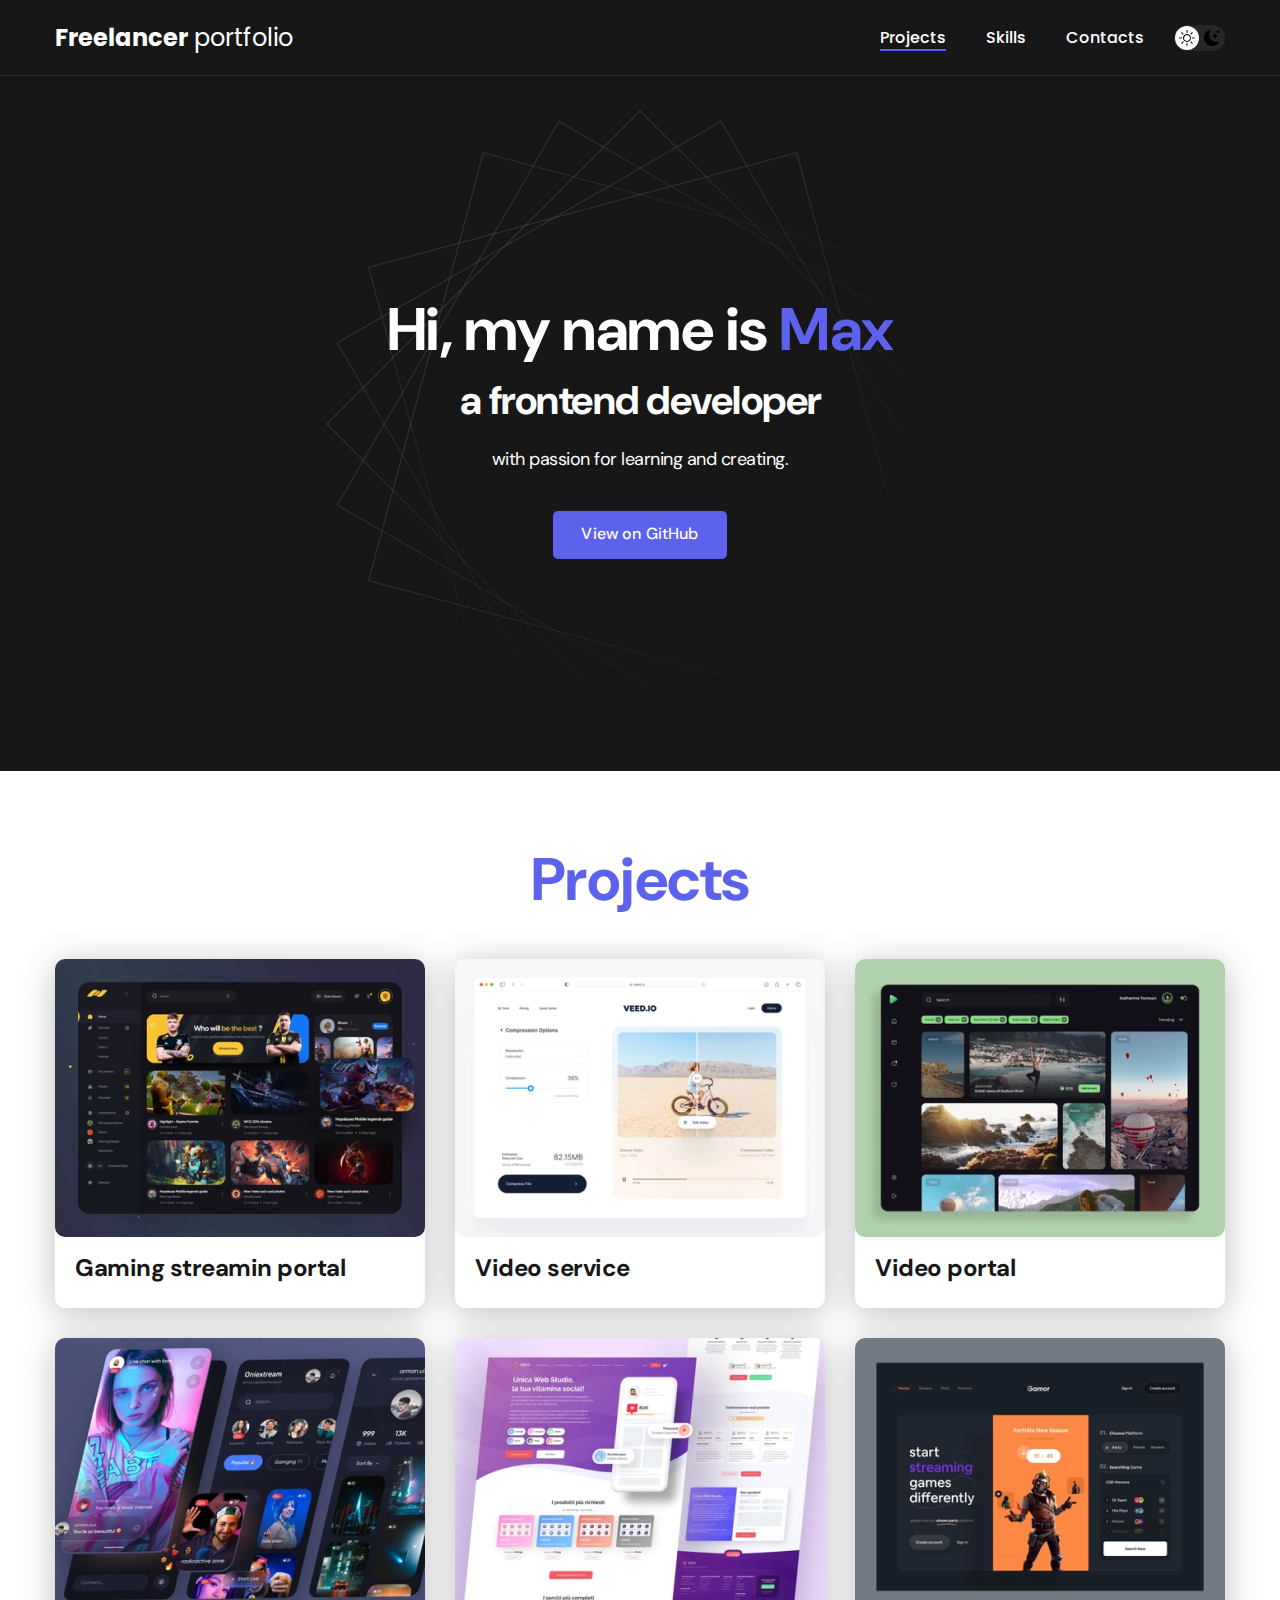
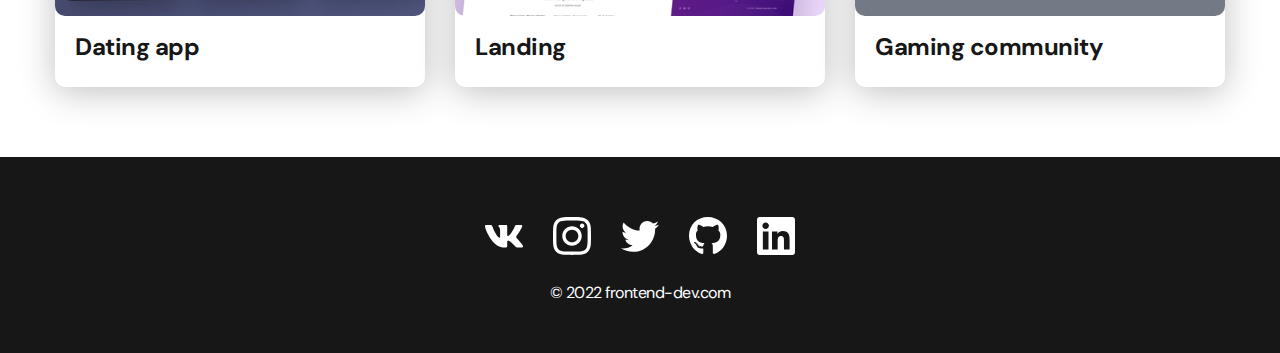
<file: index.html>
<!DOCTYPE html>
<html lang="en">
<head>
    <meta charset="UTF-8">
    <meta name="viewport" content="width=device-width, initial-scale=1.0">
    <title>Portfolio</title>
    <link rel="stylesheet" href="./css/main.css">
</head>
<body>
    <nav class="nav">
        <div class="container">
            <div class="nav-row">
                <a href="./index.html" class="logo"><strong>Freelancer</strong> portfolio</a>

                <button class="dark-mode-btn">
                    <img src="./img/icons/sun.svg" alt="Light mode" class="dark-mode-btn__icon">
                    <img src="./img/icons/moon.svg" alt="Dark mode" class="dark-mode-btn__icon">
                </button>

                <ul class="nav-list">
                    <li class="nav-list__item"><a href="./index.html" class="nav-list__link nav-list__link--active">Projects</a></li>
                    <li class="nav-list__item"><a href="./skills.html" class="nav-list__link">Skills</a></li>
                    <li class="nav-list__item"><a href="./contacts.html" class="nav-list__link">Contacts</a></li>
                </ul>
            </div>
        </div>
    </nav>

    <header class="header">
        <div class="header__wrapper">
            <h1 class="header__title">
                <strong>Hi, my name is <em>Max</em></strong><br>
                a frontend developer
            </h1>
            <div class="header__text">
                <p>with passion for learning and creating.</p>
            </div>
            <a href="https://github.com/zerotul777" class="btn">View on GitHub</a>
        </div>
    </header>

    <main class="section">
        <div class="container">
            <h2 class="title-1">Projects</h2>
            <ul class="projects">
                <li class="project">
                    <a href="./project-page.html">
                        <img src="./img/projects/01.jpg" alt="Project img" class="project__img">
                        <h3 class="project__title">Gaming streamin portal</h3>
                    </a>
                </li>
                <li class="project">
                    <a href="./project-page.html">
                        <img src="./img/projects/02.jpg" alt="Project img" class="project__img">
                        <h3 class="project__title">Video service</h3>
                    </a>
                </li>
                <li class="project">
                    <a href="./project-page.html">
                        <img src="./img/projects/03.jpg" alt="Project img" class="project__img">
                        <h3 class="project__title">Video portal</h3>
                    </a>
                </li>
                <li class="project">
                    <a href="./project-page.html">
                        <img src="./img/projects/04.jpg" alt="Project img" class="project__img">
                        <h3 class="project__title">Dating app</h3>
                    </a>
                </li>
                <li class="project">
                    <a href="./project-page.html">
                        <img src="./img/projects/05.jpg" alt="Project img" class="project__img">
                        <h3 class="project__title">Landing</h3>
                    </a>
                </li>
                <li class="project">
                    <a href="./project-page.html">
                        <img src="./img/projects/06.jpg" alt="Project img" class="project__img">
                        <h3 class="project__title">Gaming community</h3>
                    </a>
                </li>
            </ul>
        </div>
    </main>

    <footer class="footer">
        <div class="container">
            <div class="footer__wrapper">
                <ul class="social">
                    <li class="social__item"><a href="#!"><img src="./img/icons/vk.svg" alt="Link"></a></li>
                    <li class="social__item"><a href="#!"><img src="./img/icons/instagram.svg" alt="Link"></a></li>
                    <li class="social__item"><a href="#!"><img src="./img/icons/twitter.svg" alt="Link"></a></li>
                    <li class="social__item"><a href="#!"><img src="./img/icons/gitHub.svg" alt="Link"></a></li>
                    <li class="social__item"><a href="#!"><img src="./img/icons/linkedIn.svg" alt="Link"></a></li>
                </ul>
                <div class="copyright"><p>© 2022 frontend-dev.com</p></div>
            </div>
        </div>
    </footer>

    <script src="./js/main.js"></script>
</body>
</html>
</file>
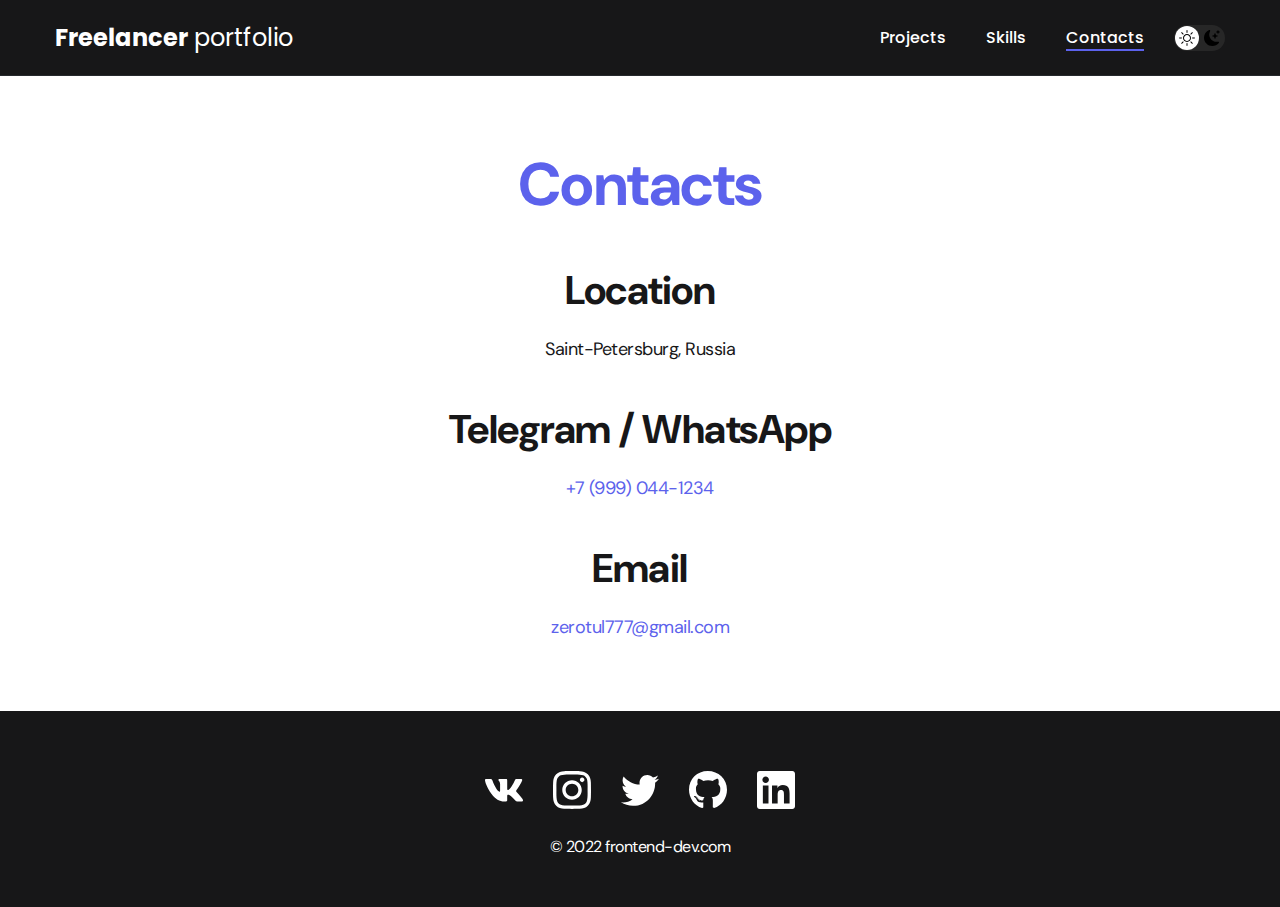
<file: contacts.html>
<!DOCTYPE html>
<html lang="en">
<head>
    <meta charset="UTF-8">
    <meta name="viewport" content="width=device-width, initial-scale=1.0">
    <title>Contacts</title>
    <link rel="stylesheet" href="./css/main.css">
</head>
<body>
    <nav class="nav">
        <div class="container">
            <div class="nav-row">
                <a href="./index.html" class="logo"><strong>Freelancer</strong> portfolio</a>

                <button class="dark-mode-btn">
                    <img src="./img/icons/sun.svg" alt="Light mode" class="dark-mode-btn__icon">
                    <img src="./img/icons/moon.svg" alt="Dark mode" class="dark-mode-btn__icon">
                </button>
                
                <ul class="nav-list">
                    <li class="nav-list__item"><a href="./index.html" class="nav-list__link">Projects</a></li>
                    <li class="nav-list__item"><a href="./skills.html" class="nav-list__link">Skills</a></li>
                    <li class="nav-list__item"><a href="./contacts.html" class="nav-list__link nav-list__link--active">Contacts</a></li>
                </ul>
            </div>
        </div>
    </nav>

    <main class="section">
        <div class="container">
            <h1 class="title-1">Contacts</h1>

            <ul class="content-list">
                <li class="content-list__item">
                    <h2 class="title-2">Location</h2>
                    <p>Saint-Petersburg, Russia</p>
                </li>
                <li class="content-list__item">
                    <h2 class="title-2">Telegram / WhatsApp</h2>
                    <p><a href="tel:+79990441234">+7 (999) 044-1234</a></p>
                </li> 
                <li class="content-list__item">
                    <h2 class="title-2">Email</h2>
                    <p><a href="mailto:zerotul777@gmail.com">zerotul777@gmail.com</a></p>
                </li> 
            </ul>
           
        </div>
    </main>

    <footer class="footer">
        <div class="container">
            <div class="footer__wrapper">
                <ul class="social">
                    <li class="social__item"><a href="#!"><img src="./img/icons/vk.svg" alt="Link"></a></li>
                    <li class="social__item"><a href="#!"><img src="./img/icons/instagram.svg" alt="Link"></a></li>
                    <li class="social__item"><a href="#!"><img src="./img/icons/twitter.svg" alt="Link"></a></li>
                    <li class="social__item"><a href="#!"><img src="./img/icons/gitHub.svg" alt="Link"></a></li>
                    <li class="social__item"><a href="#!"><img src="./img/icons/linkedIn.svg" alt="Link"></a></li>
                </ul>
                <div class="copyright"><p>© 2022 frontend-dev.com</p></div>
            </div>
        </div>
    </footer>

    <script src="./js/main.js"></script>
</body>
</html>
</file>
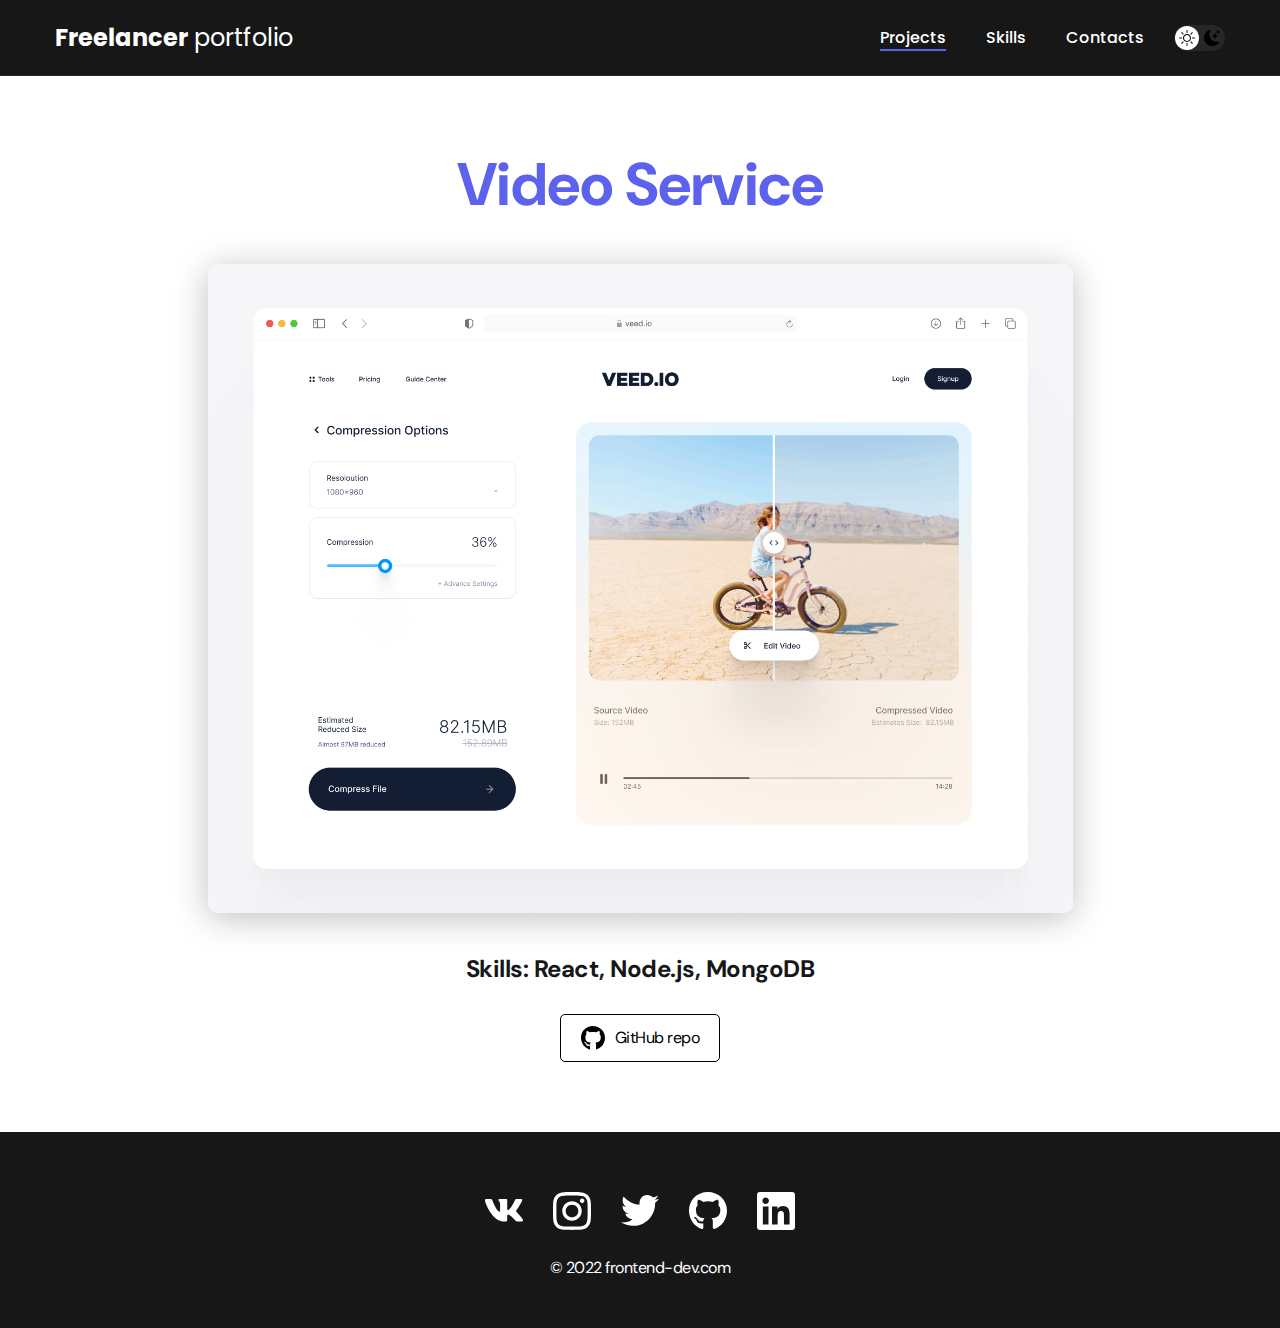
<file: project-page.html>
<!DOCTYPE html>
<html lang="en">
<head>
    <meta charset="UTF-8">
    <meta name="viewport" content="width=device-width, initial-scale=1.0">
    <title>Video Service</title>
    <link rel="stylesheet" href="./css/main.css">
</head>
<body>
    <nav class="nav">
        <div class="container">
            <div class="nav-row">
                <a href="./index.html" class="logo"><strong>Freelancer</strong> portfolio</a>

                <button class="dark-mode-btn">
                    <img src="./img/icons/sun.svg" alt="Light mode" class="dark-mode-btn__icon">
                    <img src="./img/icons/moon.svg" alt="Dark mode" class="dark-mode-btn__icon">
                </button>
                
                <ul class="nav-list">
                    <li class="nav-list__item"><a href="./index.html" class="nav-list__link nav-list__link--active">Projects</a></li>
                    <li class="nav-list__item"><a href="./skills.html" class="nav-list__link">Skills</a></li>
                    <li class="nav-list__item"><a href="./contacts.html" class="nav-list__link">Contacts</a></li>
                </ul>
            </div>
        </div>
    </nav>

    <main class="section">
        <div class="container">
            <div class="project-details">

                <h1 class="title-1">Video Service</h1>

                <img src="./img/projects/02-big.jpg" alt="cover" class="project-details__cover">

                <div class="project-details__desc">
                    <p>Skills: React, Node.js, MongoDB</p>
                </div>

                <a href="#!" class="btn-outline">
                    <img src="./img/icons/gitHub-black.svg" alt="GitHub">
                    GitHub repo
                </a>

            </div>
        </div>
    </main>

    <footer class="footer">
        <div class="container">
            <div class="footer__wrapper">
                <ul class="social">
                    <li class="social__item"><a href="#!"><img src="./img/icons/vk.svg" alt="Link"></a></li>
                    <li class="social__item"><a href="#!"><img src="./img/icons/instagram.svg" alt="Link"></a></li>
                    <li class="social__item"><a href="#!"><img src="./img/icons/twitter.svg" alt="Link"></a></li>
                    <li class="social__item"><a href="#!"><img src="./img/icons/gitHub.svg" alt="Link"></a></li>
                    <li class="social__item"><a href="#!"><img src="./img/icons/linkedIn.svg" alt="Link"></a></li>
                </ul>
                <div class="copyright"><p>© 2022 frontend-dev.com</p></div>
            </div>
        </div>
    </footer>

    <script src="./js/main.js"></script>
</body>
</html>
</file>
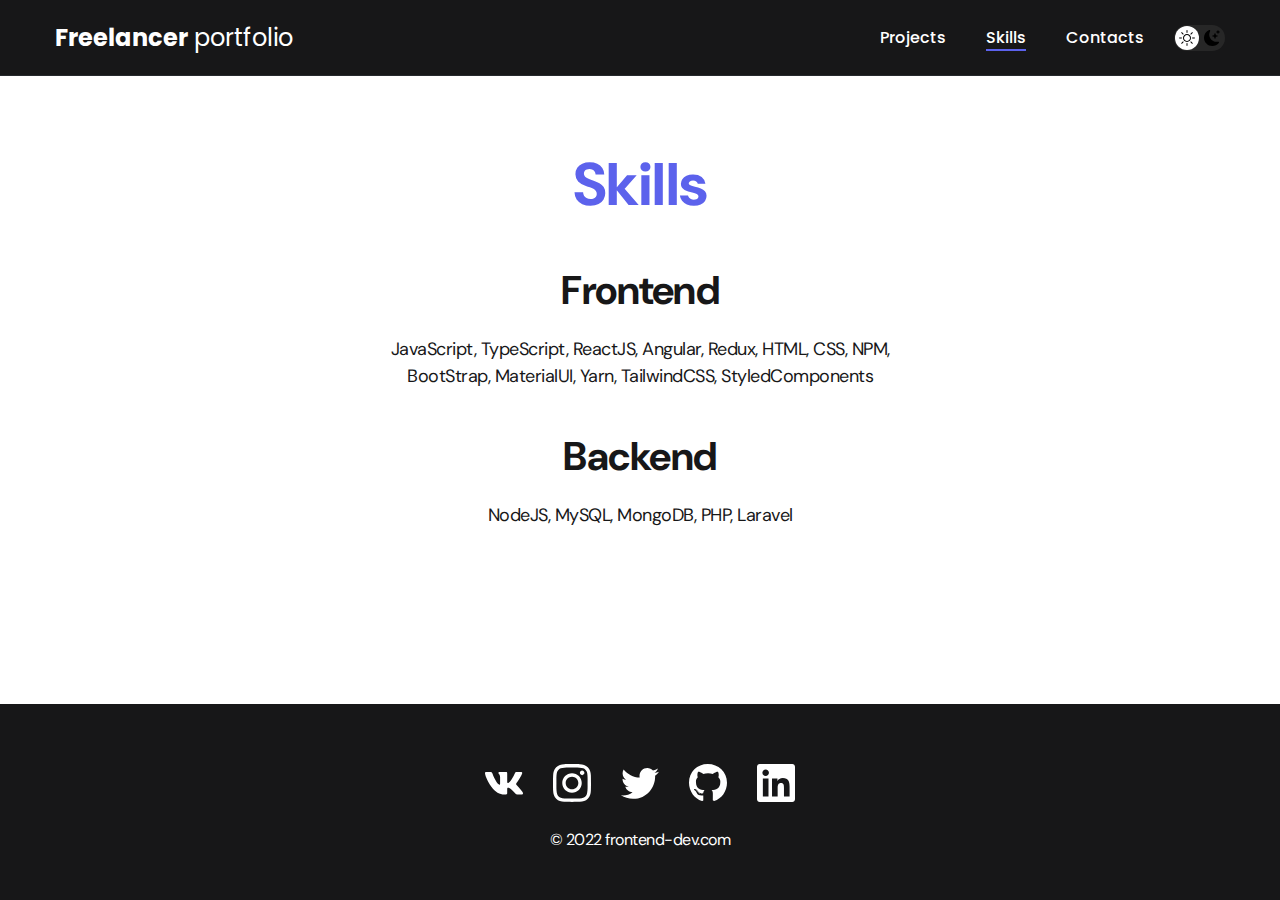
<file: skills.html>
<!DOCTYPE html>
<html lang="en">
<head>
    <meta charset="UTF-8">
    <meta name="viewport" content="width=device-width, initial-scale=1.0">
    <title>Skills</title>
    <link rel="stylesheet" href="./css/main.css">
</head>
<body>
    <nav class="nav">
        <div class="container">
            <div class="nav-row">
                <a href="./index.html" class="logo"><strong>Freelancer</strong> portfolio</a>

                <button class="dark-mode-btn">
                    <img src="./img/icons/sun.svg" alt="Light mode" class="dark-mode-btn__icon">
                    <img src="./img/icons/moon.svg" alt="Dark mode" class="dark-mode-btn__icon">
                </button>
                
                <ul class="nav-list">
                    <li class="nav-list__item"><a href="./index.html" class="nav-list__link">Projects</a></li>
                    <li class="nav-list__item"><a href="./skills.html" class="nav-list__link nav-list__link--active">Skills</a></li>
                    <li class="nav-list__item"><a href="./contacts.html" class="nav-list__link">Contacts</a></li>
                </ul>
            </div>
        </div>
    </nav>

    <main class="section">
        <div class="container">
            <h1 class="title-1">Skills</h1>

            <ul class="content-list">
                <li class="content-list__item">
                    <h2 class="title-2">Frontend</h2>
                    <p>JavaScript, TypeScript, ReactJS, Angular, Redux, HTML, CSS, NPM, BootStrap, MaterialUI, Yarn, TailwindCSS, StyledComponents</p>
                </li>
                <li class="content-list__item">
                    <h2 class="title-2">Backend</h2>
                    <p>NodeJS, MySQL, MongoDB, PHP, Laravel</p>
                </li> 
            </ul>
           
        </div>
    </main>

    <footer class="footer">
        <div class="container">
            <div class="footer__wrapper">
                <ul class="social">
                    <li class="social__item"><a href="#!"><img src="./img/icons/vk.svg" alt="Link"></a></li>
                    <li class="social__item"><a href="#!"><img src="./img/icons/instagram.svg" alt="Link"></a></li>
                    <li class="social__item"><a href="#!"><img src="./img/icons/twitter.svg" alt="Link"></a></li>
                    <li class="social__item"><a href="#!"><img src="./img/icons/gitHub.svg" alt="Link"></a></li>
                    <li class="social__item"><a href="#!"><img src="./img/icons/linkedIn.svg" alt="Link"></a></li>
                </ul>
                <div class="copyright"><p>© 2022 frontend-dev.com</p></div>
            </div>
        </div>
    </footer>

    <script src="./js/main.js"></script>
</body>
</html>
</file>
<file: css/main.css>
@import "./reset.css";
@import url('https://fonts.googleapis.com/css2?family=DM+Sans:wght@400;500;700&family=Poppins:wght@400;500;700&display=swap');

/* 
font-family: 'DM Sans', sans-serif;
font-family: 'Poppins', sans-serif; 
*/

:root {
    --blackpure: #000;
    --black: #171718;
    --black-border: #26292D;
    --white: #fff;
    --purple: #5C62EC;
    --dark: #252526;

    --dark-bg: var(--black);
    --dark-border: var(--black-border);
    --header-text: var(--white);
    --accent: var(--purple);

    /* Light mode */
    --page-bg: var(--white);
    --text-color: var(--black);

    --title-1: var(--accent);

    --project-card-bg: var(--white);
    --project-card-text: var(--black);

    --box-shadow: 0px 5px 35px 0px rgba(0, 0, 0, 0.25);

} 

.dark {
    /* Dark mode */
    --page-bg: var(--dark);
    --text-color: var(--white);
    --title-1: var(--white);

    --project-card-bg: var(--black);
    --project-card-text: var(--white);

    --box-shadow: 0px 5px 35px 0px rgba(0, 0, 0, 0.8);
}

html, body {
    display: flex;
    flex-direction: column;
    min-height: 100vh;

    font-family: 'DM Sans', sans-serif;
    letter-spacing: -0.5px;
    
    /* light mode */
    background-color: var(--page-bg);
    color: var(--text-color)
}

.container {
    margin: 0 auto;
    padding: 0 15px;
    max-width: 1200px;
}

.none {
    display: none !important;
}

.section {
    padding: 70px 0;
}

.title-1 {
    margin-bottom: 40px;

    font-size: 60px;
    font-weight: 700;
    line-height: 1.3;
    color: var(--title-1);
    text-align: center;
}

.title-2 {
    margin-bottom: 20px;
    font-size: 40px;
    line-height: 1.3;
    font-weight: 700;
}

/* Nav */

.nav {
    padding: 20px 0;
    border-bottom: 1px solid var(--dark-border);
    background-color: var(--dark-bg);
    color: var(--header-text);
    letter-spacing: normal;
}

.nav-row {
    display: flex;
    justify-content: flex-end;
    align-items: center;
    column-gap: 30px;
    row-gap: 20px;
    flex-wrap: wrap;
}

.logo {
    margin-right: auto;
    color: var(--header-text);
    font-size: 24px;
    font-family: 'Poppins', sans-serif; 
}
.logo strong {
    font-weight: 700;
}

.nav-list {
    display: flex;
    align-items: center;
    row-gap: 10px;
    column-gap: 40px;
    font-size: 16px;
    font-weight: 500;
    font-family: 'Poppins', sans-serif; 
}

.nav-list__link {
    color: var(--header-text);
    transition: opacity 0.2s ease-in;
}

.nav-list__link:hover {
    opacity: 0.8;
}

.nav-list__link--active {
    position: relative;

}

.nav-list__link--active::before {
    content: "";
    position: absolute;
    left: 0;
    top: 100%;
    
    display: block;
    height: 2px;
    width: 100%;
    background-color: var(--accent);
}

/* Dark mode button */
.dark-mode-btn {
    order: 9;
    position: relative;
    display: flex;
    justify-content: space-between;
    width: 51px;
    height: 26px;
    padding: 5px;
    border-radius: 50px;
    background-color: #272727;
}

.dark-mode-btn::before {
    content: "";

    position: absolute;
    top: 1px;
    left: 1px;
    
    display: block;
    width: 24px;
    height: 24px;

    border-radius: 50%;
    background-color: white;

    transition: left 0.2s ease-in;
}

.dark-mode-btn--active::before {
    left: 26px;
}

.dark-mode-btn__icon {
    position: relative;
    z-index: 9;
}

/* Header */

.header {
    padding: 40px 0;
    min-height: 695px;

    display: flex;
    justify-content: center;
    align-items: center;
  
    background-color: var(--dark-bg);
    background-image: url('./../img/header-bg.png');
    background-repeat: no-repeat;
    background-size: auto;
    background-position: center center;

    color: var(--header-text);
    text-align: center;
}

.header__wrapper {
    padding: 0 15px;
    max-width: 660px;
}

.header__title {
    margin-bottom: 20px;
    font-size: 40px;
    font-weight: 700;
    line-height: 1.4;
}

.header__title strong {
    font-size: 60px;
    font-weight: 700;
}

.header__title em {
    font-style: normal;
    color: var(--accent);
}

.header__text {
    margin-bottom: 40px;
    font-size: 18px;
    line-height: 1.33;
}

.header__text p + p {
    margin-top: 0.5em;
}

/* btn */

.btn {
    display: inline-block;
    height: 48px;
    padding: 12px 28px;

    border-radius: 5px;
    background-color: var(--accent);
    color: var(--white);
    letter-spacing: 0.15px;
    font-size: 16px;
    font-weight: 500;

    transition: opacity 0.2s ease-in;
}

.btn:hover {
    opacity: 0.8;
}

.btn:active {
    position: relative;
    top: 1px;
}

.btn-outline {
    display: flex;
    column-gap: 10px;
    align-items: center;

    height: 48px;
    padding: 12px 20px;

    border-radius: 5px;
    border: 1px solid var(--blackpure);
    background-color: var(--white);
    color: var(--blackpure);

    transition: all 0.2s ease-in;
}

.btn-outline:hover {
    opacity: 0.8;
    transform: translateY(-1px);
}

.btn-outline:active {
    position: relative;
    top: 1px;
}

/* Projects */

.projects {
    display: flex;
    justify-content: center;
    flex-wrap: wrap;
    column-gap: 30px;
    row-gap: 30px;
}

.project {
    max-width: 370px;
    background-color: var(--project-card-bg);
    box-shadow: var(--box-shadow);
    border-radius: 10px;
    transition: all 0.2s ease-in;
}

.project:hover {
    opacity: 0.9;
    transform: translateY(-7px);
}

.project__img {
    border-radius: 10px;
}

.project__title {
    padding: 15px 20px 25px;
    font-size: 24px;
    font-weight: 700;
    line-height: 1.3;
    color: var(--project-card-text);
}

/* Project details */

.project-details {
    margin: 0 auto;
    max-width: 865px;

    display: flex;
    flex-direction: column;
    align-items: center;
    text-align: center;
}

.project-details__cover {
    max-width: 100%;
    margin-bottom: 40px;
    border-radius: 10px;
    box-shadow: 0px 5px 35px 0px rgba(0, 0, 0, 0.25);
}
.project-details__desc {
    margin-bottom: 30px;
    font-size: 24px;
    font-weight: 700;
    line-height: 1.3;
}

/* Content list */

.content-list {
    margin: 0 auto;
    max-width: 570px;
    display: flex;
    flex-direction: column;
    align-items: center;
    text-align: center;
    row-gap: 40px;
}

.content-list a {
    color: var(--accent);
}

.content-list__item {
    font-size: 18px;
    line-height: 1.5;
}

.content-list__item p + p {
    margin-top: 0.5em;
}

/* Footer */

.footer {
    margin-top: auto;
    padding: 60px 0 50px;
    background-color: var(--dark-bg);
    color: var(--header-text);
}

.footer__wrapper {
    display: flex;
    flex-direction: column;
    align-items: center;
    row-gap: 27px;
}

.social {
    display: flex;
    column-gap: 30px;
    align-items: center;
}

.copyright {
    font-size: 16px;
}

.copyright p + p {
    margin-top: 0.5em;
}

/* Адаптпция */

@media (max-width: 636px) {
    .header {
        min-height: unset;
    }
    .header__title {
        font-size: 30px;
    }
    .header__title strong {
        font-size: 40px;
    }
    .nav-row {
        justify-content: space-between;
    }
    .dark-mode-btn {
        order: 0;
    }
    .section {
        padding: 40px;
    }
    .title-1 {
        font-size: 40px;
        margin-bottom: 30px;
    }
    .title-2 {
        margin-bottom: 10px;
        font-size: 30px;
    }
    .project__title {
        font-size: 22px;
    }
    .project-details__desc {
        margin-bottom: 20px;
        font-size: 22px;
    }
    .footer {
        padding: 40px 0 30px;
    } 
    .footer__wrapper {
        row-gap: 20px;
    }
    .social {
        column-gap: 20px;
    }
    .social__item {
        width: 28px;
    }
    .content-list {
        row-gap: 20px;
    }
    .content-list__item {
        font-size: 16px;
    }
     
}
</file>
